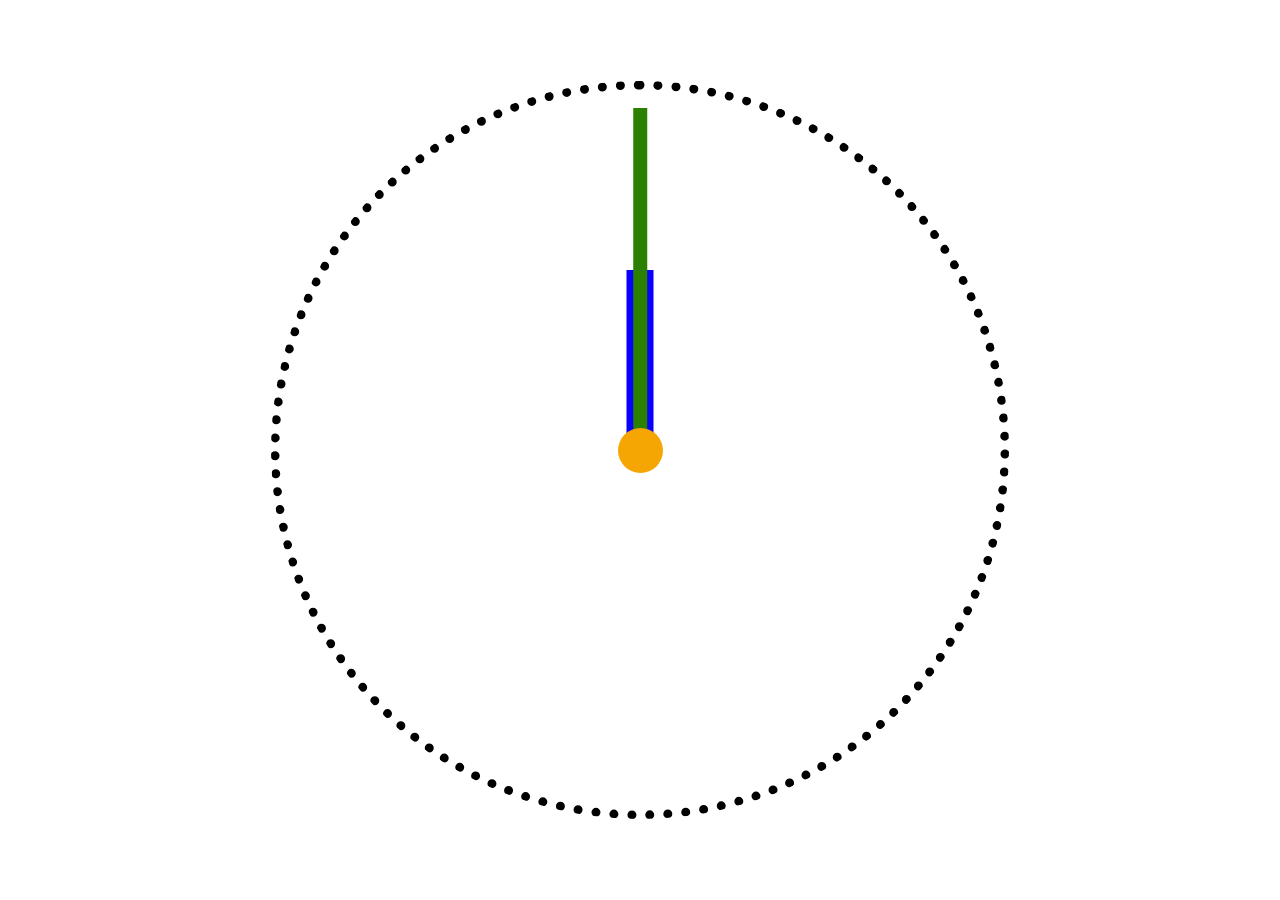
<file: index.html>
<!doctype html>
<html lang="en">
  <head>
    <meta charset="UTF-8">
    <meta name="viewport" content="width=device-width, user-scalable=no, initial-scale=1.0, maximum-scale=1.0, minimum-scale=1.0">
    <meta http-equiv="X-UA-Compatible" content="ie=edge">
    <title>Stop watch</title>
    <link rel="stylesheet" href="/index.e378193d.css">
  </head>
  <body>
    <div class="container">
      <div class="stopwatch stopwatch--speed-up">
        <div class="stopwatch__center">
          <div class="stopwatch__hand stopwatch__hand--seconds"></div>
          <div class="stopwatch__hand stopwatch__hand--minutes"></div>
        </div>
      </div>
    </div>
  <script src="/layout_stop-watch.59712999.js"></script></body>
</html>
</file>
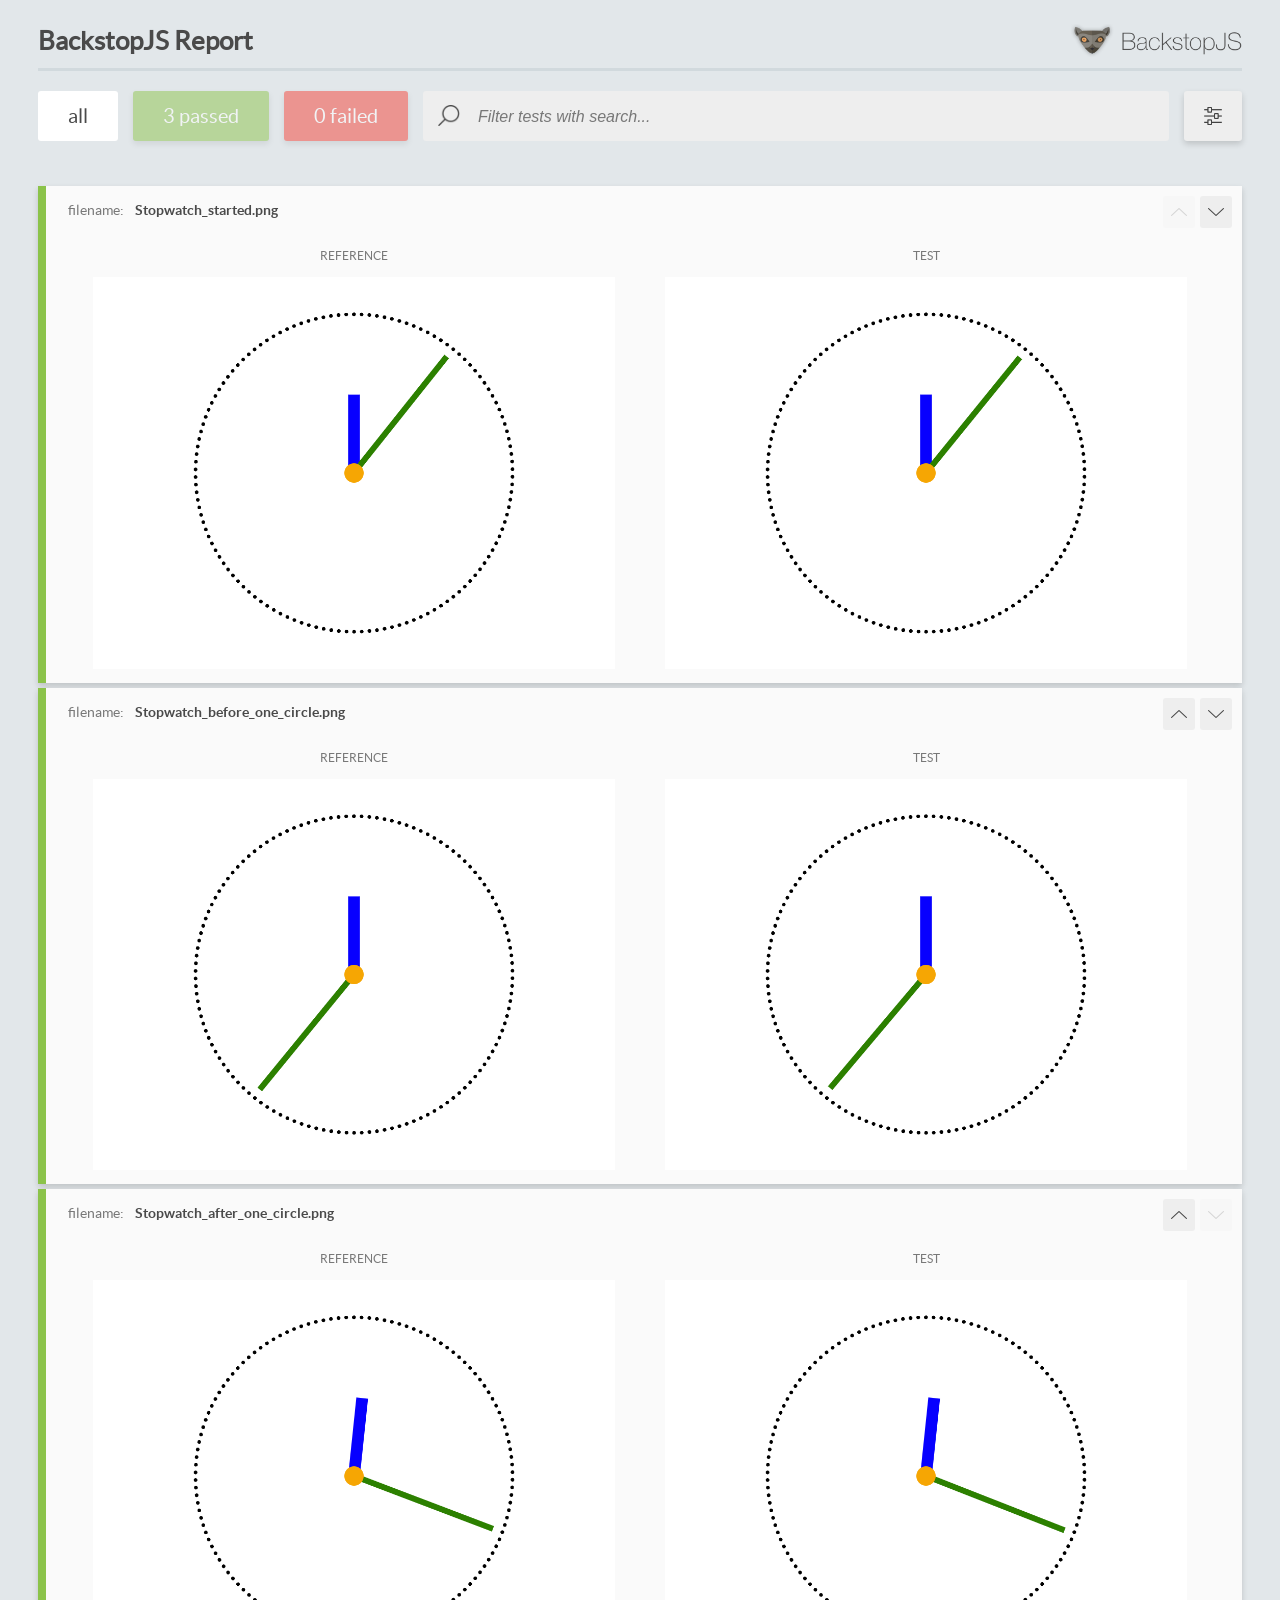
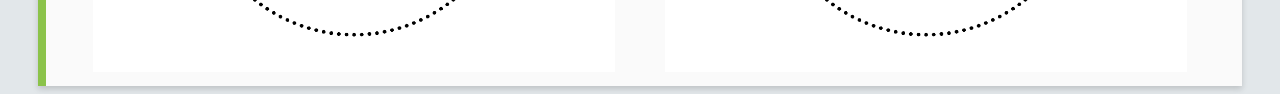
<file: report/html_report/index.html>
<!DOCTYPE html>
<html>
  <head>
    <meta charset="utf-8">
    <!-- Disable Cache -->
    <meta http-equiv="Cache-Control" content="no-cache, no-store, must-revalidate">
    <meta http-equiv="Pragma" content="no-cache">
    <meta http-equiv="Expires" content="0">

    <title>BackstopJS Report</title>

    <style>
      @font-face {
          font-family: 'latoregular';
          src: url('./assets/fonts/lato-regular-webfont.woff2') format('woff2'),
              url('./assets/fonts/lato-regular-webfont.woff') format('woff');
          font-weight: 400;
          font-style: normal;
      }
      @font-face {
          font-family: 'latobold';
          src: url('./assets/fonts/lato-bold-webfont.woff2') format('woff2'),
              url('./assets/fonts/lato-bold-webfont.woff') format('woff');
          font-weight: 700;
          font-style: normal;
      }

      .ReactModal__Body--open {
          overflow: hidden;
      }
      .ReactModal__Body--open .header {
        display: none;
      }

    </style>
  </head>
  <body style="background-color: #E2E7EA">
    <div id="root">

    </div>
    <script>
      function report (report) { // eslint-disable-line no-unused-vars
        window.tests = report;
      }
    </script>
    <script src="config.js"></script>
    <script src="index_bundle.js"></script>
  </body>
</html>
</file>
<file: index.e378193d.css>
body {
  margin: 0;
}

.container {
  justify-content: center;
  align-items: center;
  min-height: 100vh;
  display: flex;
}

.stopwatch {
  border: 1vmin dotted #000;
  border-radius: 50%;
  justify-content: center;
  align-items: center;
  width: 80vmin;
  height: 80vmin;
  display: flex;
}

.stopwatch__center {
  background-color: #f6a603;
  border-radius: 50%;
  width: 5vmin;
  height: 5vmin;
  position: relative;
}

.stopwatch__hand {
  transform-origin: bottom;
  position: absolute;
  top: 50%;
  left: 50%;
  transform: translate(-50%, -100%)rotate(0);
}

.stopwatch__hand--minutes {
  z-index: -2;
  background-color: #0700ff;
  width: 3vmin;
  height: 20vmin;
  animation-name: rotate-hand;
  animation-duration: 3600s;
  animation-timing-function: steps(60, end);
  animation-iteration-count: infinite;
}

.stopwatch__hand--seconds {
  z-index: -1;
  background-color: #2c8000;
  width: 1.5vmin;
  height: 38vmin;
  animation-name: rotate-hand;
  animation-duration: 60s;
  animation-timing-function: linear;
  animation-iteration-count: infinite;
}

@keyframes rotate-hand {
  from {
    transform: translate(-50%, -100%)rotate(0);
  }

  to {
    transform: translate(-50%, -100%)rotate(360deg);
  }
}

.stopwatch--speed-up .stopwatch__hand--seconds {
  animation-duration: 10s;
}

.stopwatch--speed-up .stopwatch__hand--minutes {
  animation-duration: 600s;
}
/*# sourceMappingURL=index.e378193d.css.map */
</file>
